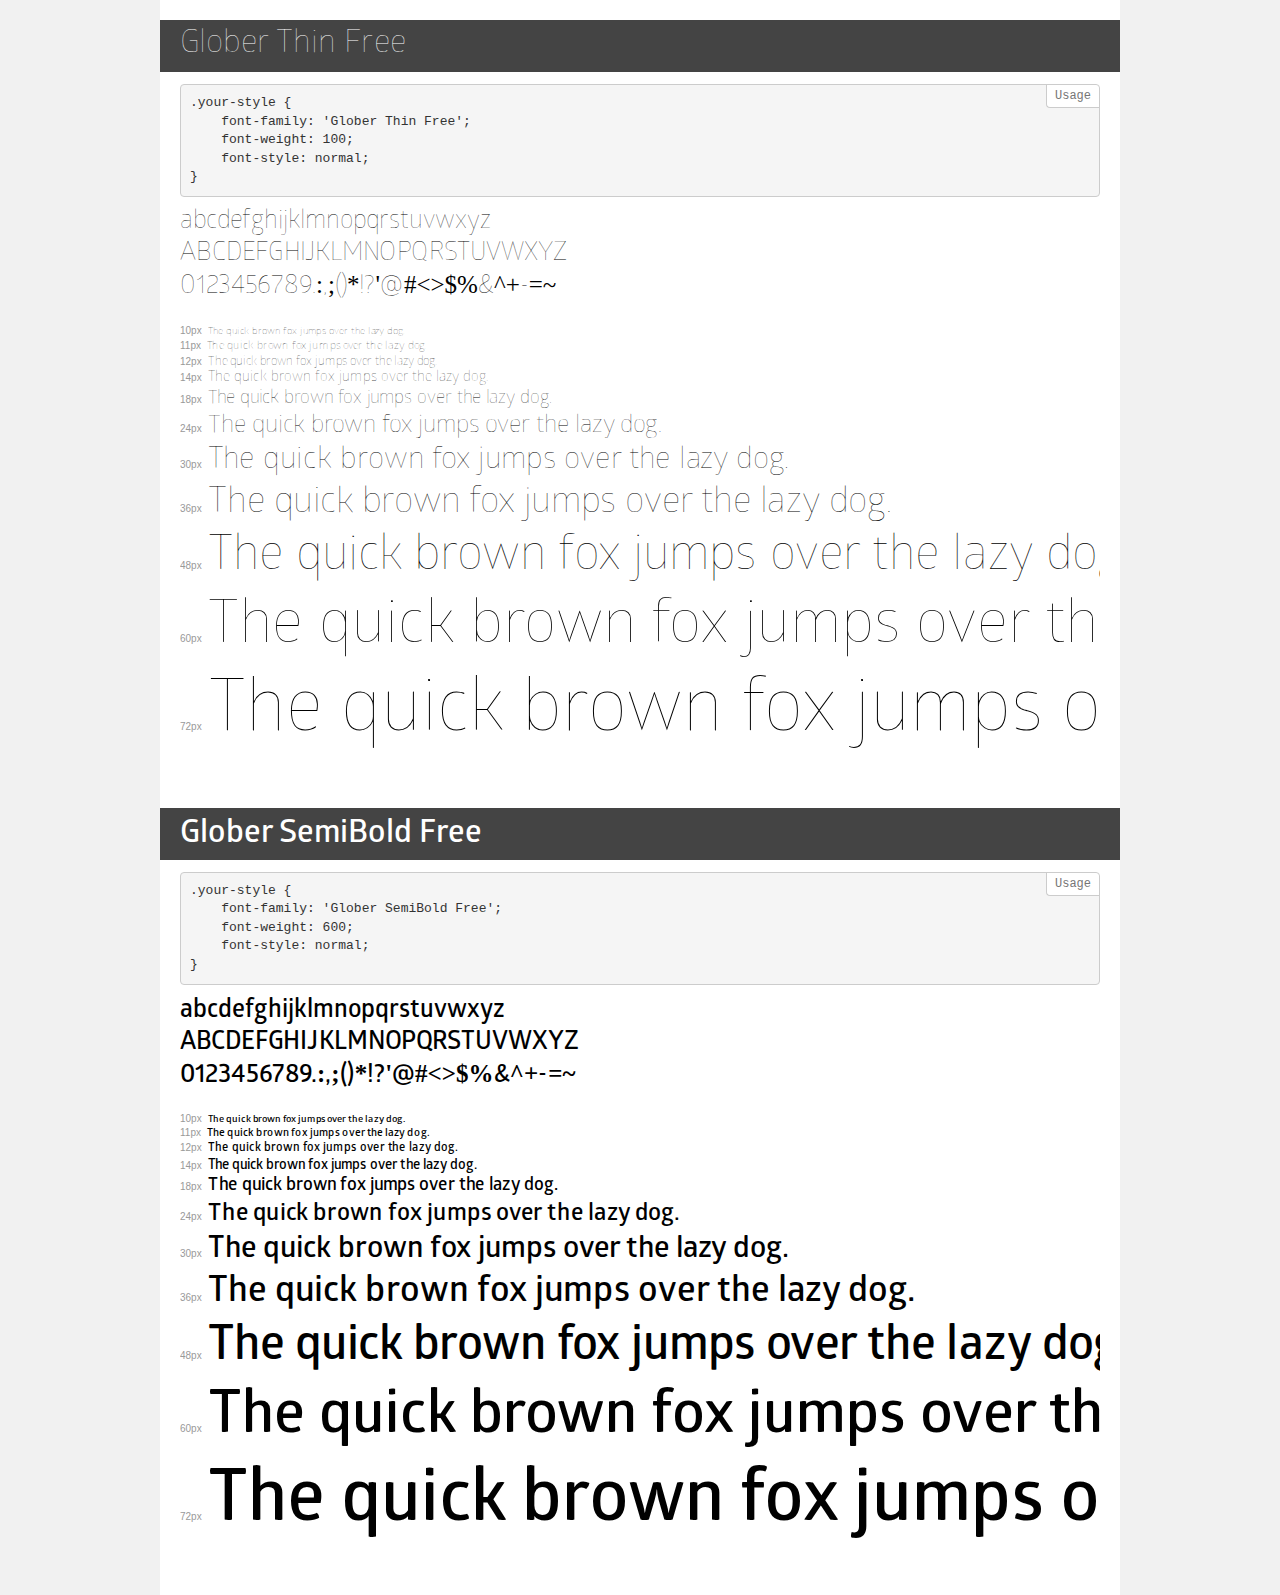
<file: css/fonts/demo.html>
<!DOCTYPE html>
<html>
<head>
    <meta charset="utf-8">
    <meta http-equiv="X-UA-Compatible" content="IE=edge">
    <meta name="viewport" content="width=device-width, initial-scale=1">
    <meta name="robots" content="noindex, noarchive">
    <meta name="format-detection" content="telephone=no">
    <title>Transfonter demo</title>
    <link href="stylesheet.css" rel="stylesheet">
    <style>
        /*
        http://meyerweb.com/eric/tools/css/reset/
        v2.0 | 20110126
        License: none (public domain)
        */
        html, body, div, span, applet, object, iframe,
        h1, h2, h3, h4, h5, h6, p, blockquote, pre,
        a, abbr, acronym, address, big, cite, code,
        del, dfn, em, img, ins, kbd, q, s, samp,
        small, strike, strong, sub, sup, tt, var,
        b, u, i, center,
        dl, dt, dd, ol, ul, li,
        fieldset, form, label, legend,
        table, caption, tbody, tfoot, thead, tr, th, td,
        article, aside, canvas, details, embed,
        figure, figcaption, footer, header, hgroup,
        menu, nav, output, ruby, section, summary,
        time, mark, audio, video {
            margin: 0;
            padding: 0;
            border: 0;
            font-size: 100%;
            font: inherit;
            vertical-align: baseline;
        }
        /* HTML5 display-role reset for older browsers */
        article, aside, details, figcaption, figure,
        footer, header, hgroup, menu, nav, section {
            display: block;
        }
        body {
            line-height: 1;
        }
        ol, ul {
            list-style: none;
        }
        blockquote, q {
            quotes: none;
        }
        blockquote:before, blockquote:after,
        q:before, q:after {
            content: '';
            content: none;
        }
        table {
            border-collapse: collapse;
            border-spacing: 0;
        }
        /* common styles */
        body {
            background: #f1f1f1;
            color: #000;
        }
        .page {
            background: #fff;
            width: 920px;
            margin: 0 auto;
            padding: 20px 20px 0 20px;
            overflow: hidden;
        }
        .font-container {
            overflow-x: auto;
            overflow-y: hidden;
            margin-bottom: 40px;
            line-height: 1.3;
            white-space: nowrap;
            padding-bottom: 5px;
        }
        h1 {
            position: relative;
            background: #444;
            font-size: 32px;
            color: #fff;
            padding: 10px 20px;
            margin: 0 -20px 12px -20px;
        }
        .letters {
            font-size: 25px;
            margin-bottom: 20px;
        }
        .s10:before {
            content: '10px';
        }
        .s11:before {
            content: '11px';
        }
        .s12:before {
            content: '12px';
        }
        .s14:before {
            content: '14px';
        }
        .s18:before {
            content: '18px';
        }
        .s24:before {
            content: '24px';
        }
        .s30:before {
            content: '30px';
        }
        .s36:before {
            content: '36px';
        }
        .s48:before {
            content: '48px';
        }
        .s60:before {
            content: '60px';
        }
        .s72:before {
            content: '72px';
        }
        .s10:before, .s11:before, .s12:before, .s14:before,
        .s18:before, .s24:before, .s30:before, .s36:before,
        .s48:before, .s60:before, .s72:before {
            font-family: Arial, sans-serif;
            font-size: 10px;
            font-weight: normal;
            font-style: normal;
            color: #999;
            padding-right: 6px;
        }
        pre {
            display: block;
            position: relative;
            padding: 9px;
            margin: 0 0 10px;
            font-family: Monaco, Menlo, Consolas, "Courier New", monospace !important;
            font-size: 13px;
            line-height: 1.428571429;
            color: #333;
            font-weight: normal !important;
            font-style: normal !important;
            background-color: #f5f5f5;
            border: 1px solid #ccc;
            overflow-x: auto;
            border-radius: 4px;
        }
        pre:after {
            display: block;
            position: absolute;
            right: 0;
            top: 0;
            content: 'Usage';
            line-height: 1;
            padding: 5px 8px;
            font-size: 12px;
            color: #767676;
            background-color: #fff;
            border: 1px solid #ccc;
            border-right: none;
            border-top: none;
            border-radius: 0 4px 0 4px;
            z-index: 10;
        }
        /* responsive */
        @media (max-width: 959px) {
            .page {
                width: auto;
                margin: 0;
            }
        }
    </style>
</head>
<body>
<div class="page">
    <div class="demo" style="font-family: 'Glober Thin Free'; font-weight: 100; font-style: normal;">
        <h1>Glober Thin Free</h1>
        <pre>.your-style {
    font-family: 'Glober Thin Free';
    font-weight: 100;
    font-style: normal;
}</pre>
        <div class="font-container">
            <p class="letters">
                abcdefghijklmnopqrstuvwxyz<br>
ABCDEFGHIJKLMNOPQRSTUVWXYZ<br>
                0123456789.:,;()*!?'@#<>$%&^+-=~
            </p>
            <p class="s10" style="font-size: 10px;">The quick brown fox jumps over the lazy dog.</p>
            <p class="s11" style="font-size: 11px;">The quick brown fox jumps over the lazy dog.</p>
            <p class="s12" style="font-size: 12px;">The quick brown fox jumps over the lazy dog.</p>
            <p class="s14" style="font-size: 14px;">The quick brown fox jumps over the lazy dog.</p>
            <p class="s18" style="font-size: 18px;">The quick brown fox jumps over the lazy dog.</p>
            <p class="s24" style="font-size: 24px;">The quick brown fox jumps over the lazy dog.</p>
            <p class="s30" style="font-size: 30px;">The quick brown fox jumps over the lazy dog.</p>
            <p class="s36" style="font-size: 36px;">The quick brown fox jumps over the lazy dog.</p>
            <p class="s48" style="font-size: 48px;">The quick brown fox jumps over the lazy dog.</p>
            <p class="s60" style="font-size: 60px;">The quick brown fox jumps over the lazy dog.</p>
            <p class="s72" style="font-size: 72px;">The quick brown fox jumps over the lazy dog.</p>
        </div>
    </div>
    <div class="demo" style="font-family: 'Glober SemiBold Free'; font-weight: 600; font-style: normal;">
        <h1>Glober SemiBold Free</h1>
        <pre>.your-style {
    font-family: 'Glober SemiBold Free';
    font-weight: 600;
    font-style: normal;
}</pre>
        <div class="font-container">
            <p class="letters">
                abcdefghijklmnopqrstuvwxyz<br>
ABCDEFGHIJKLMNOPQRSTUVWXYZ<br>
                0123456789.:,;()*!?'@#<>$%&^+-=~
            </p>
            <p class="s10" style="font-size: 10px;">The quick brown fox jumps over the lazy dog.</p>
            <p class="s11" style="font-size: 11px;">The quick brown fox jumps over the lazy dog.</p>
            <p class="s12" style="font-size: 12px;">The quick brown fox jumps over the lazy dog.</p>
            <p class="s14" style="font-size: 14px;">The quick brown fox jumps over the lazy dog.</p>
            <p class="s18" style="font-size: 18px;">The quick brown fox jumps over the lazy dog.</p>
            <p class="s24" style="font-size: 24px;">The quick brown fox jumps over the lazy dog.</p>
            <p class="s30" style="font-size: 30px;">The quick brown fox jumps over the lazy dog.</p>
            <p class="s36" style="font-size: 36px;">The quick brown fox jumps over the lazy dog.</p>
            <p class="s48" style="font-size: 48px;">The quick brown fox jumps over the lazy dog.</p>
            <p class="s60" style="font-size: 60px;">The quick brown fox jumps over the lazy dog.</p>
            <p class="s72" style="font-size: 72px;">The quick brown fox jumps over the lazy dog.</p>
        </div>
    </div>
</div>
</body>
</html>
</file>
<file: css/fonts/stylesheet.css>
@font-face {
    font-family: 'Glober Thin Free';
    src: url('GloberThinFree.eot');
    src: url('GloberThinFree.eot?#iefix') format('embedded-opentype'),
        url('GloberThinFree.woff2') format('woff2'),
        url('GloberThinFree.woff') format('woff'),
        url('GloberThinFree.ttf') format('truetype'),
        url('GloberThinFree.svg#GloberThinFree') format('svg');
    font-weight: 100;
    font-style: normal;
}

@font-face {
    font-family: 'Glober SemiBold Free';
    src: url('GloberSemiBoldFree.eot');
    src: url('GloberSemiBoldFree.eot?#iefix') format('embedded-opentype'),
        url('GloberSemiBoldFree.woff2') format('woff2'),
        url('GloberSemiBoldFree.woff') format('woff'),
        url('GloberSemiBoldFree.ttf') format('truetype'),
        url('GloberSemiBoldFree.svg#GloberSemiBoldFree') format('svg');
    font-weight: 600;
    font-style: normal;
}
</file>
